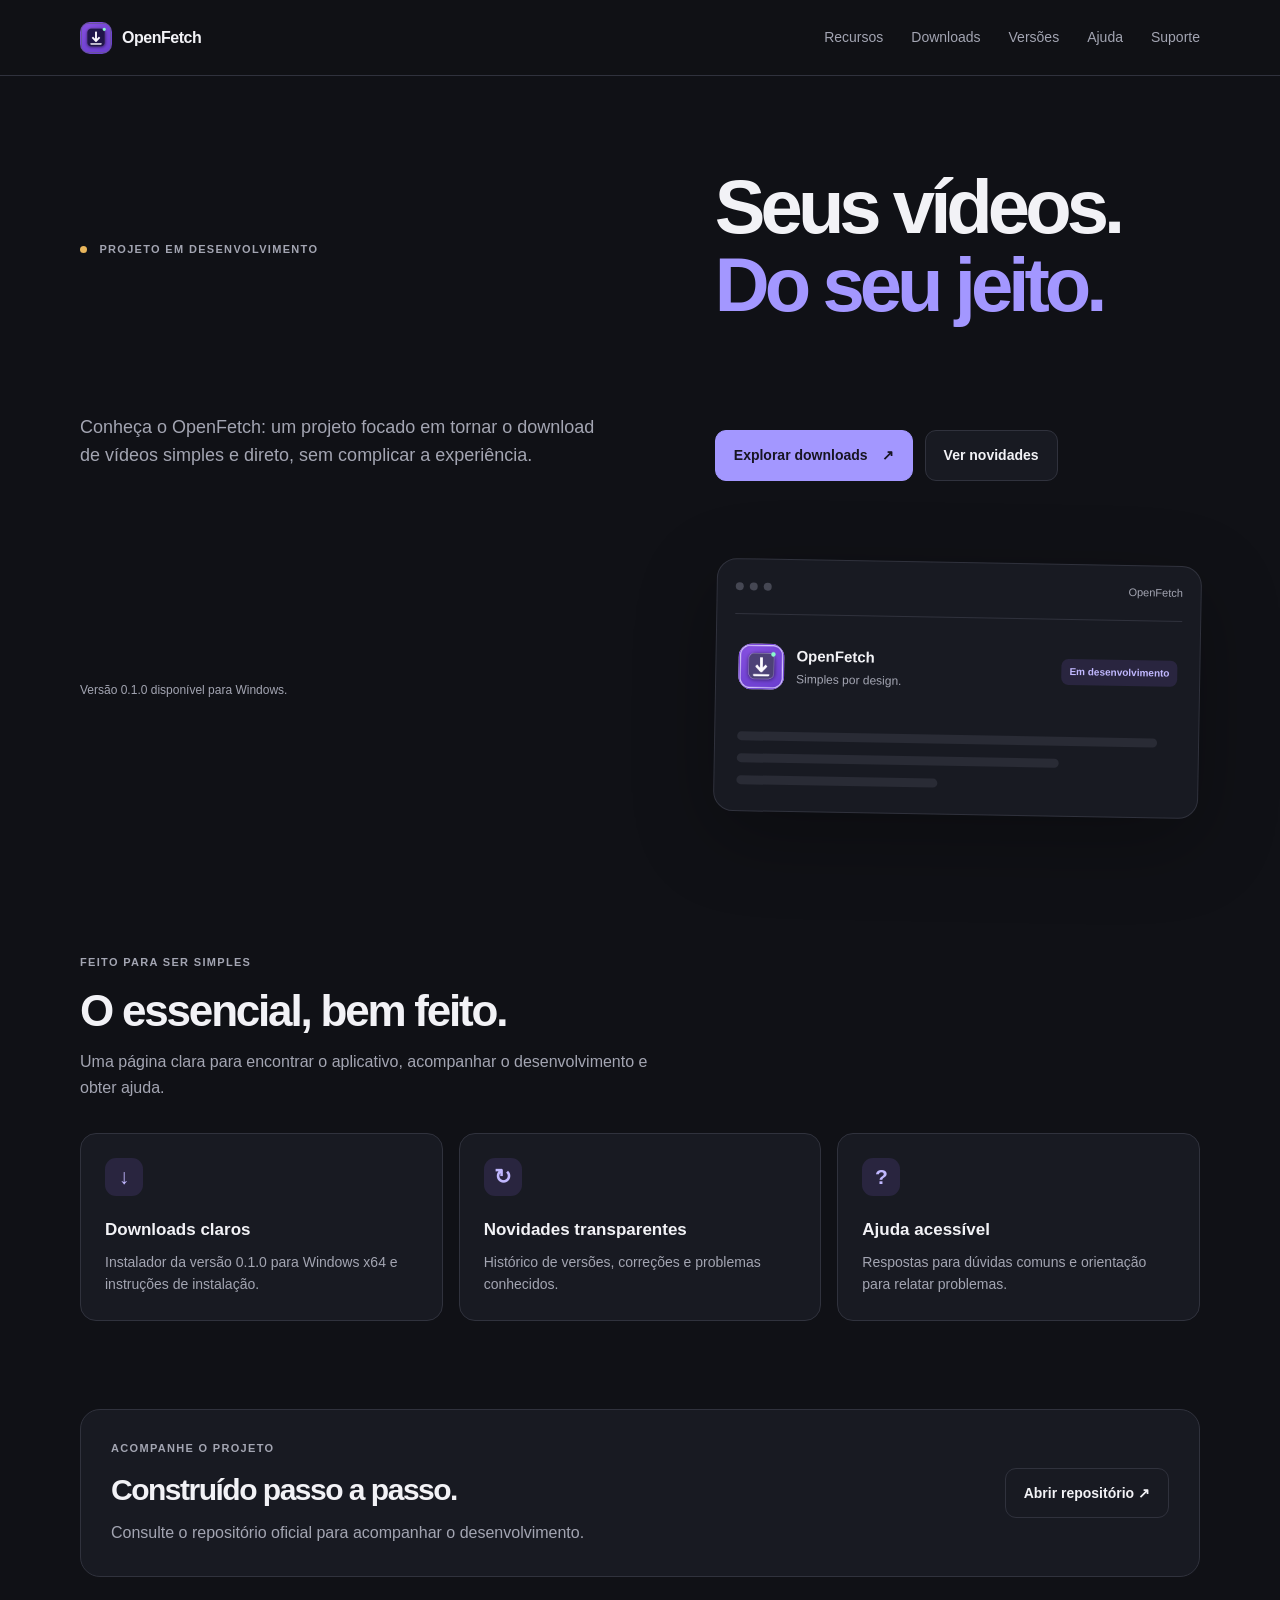
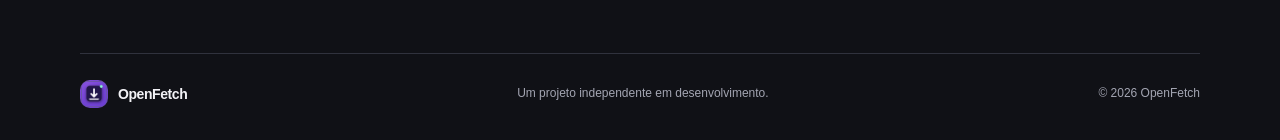
<file: index.html>
<!doctype html>
<html lang="pt-BR">
<head>
  <meta charset="utf-8">
  <meta name="viewport" content="width=device-width, initial-scale=1">
  <meta name="description" content="OpenFetch — uma forma simples de baixar vídeos.">
  <meta name="theme-color" content="#101116">
  <title>OpenFetch — Seus vídeos, do seu jeito</title>
  <link rel="stylesheet" href="assets/css/style.css?v=4"><link rel="stylesheet" href="assets/css/dark-theme.css?v=4">
  <script src="assets/js/app.js?v=2" defer></script>
</head>
<body>
  <header class="site-header">
    <a class="brand" href="./" aria-label="OpenFetch início"><img class="brand-icon" src="assets/images/openfetch-appicon.png" alt="" aria-hidden="true"><span>OpenFetch</span></a>
    <button class="menu-toggle" aria-expanded="false" aria-controls="main-nav">Menu</button>
    <nav id="main-nav" class="nav">
      <a href="#recursos">Recursos</a><a href="downloads/">Downloads</a><a href="releases/">Versões</a><a href="docs/">Ajuda</a><a href="support/">Suporte</a>
    </nav>
  </header>
  <main>
    <section class="hero wrap">
      <p class="eyebrow"><span class="status-dot"></span> Projeto em desenvolvimento</p>
      <h1>Seus vídeos.<br><span>Do seu jeito.</span></h1>
      <p class="hero-copy">Conheça o OpenFetch: um projeto focado em tornar o download de vídeos simples e direto, sem complicar a experiência.</p>
      <div class="hero-actions"><a class="button primary" href="downloads/">Explorar downloads <span aria-hidden="true">↗</span></a><a class="button secondary" href="releases/">Ver novidades</a></div>
      <p class="fine-print"><a href="downloads/">Versão 0.1.0 disponível para Windows.</a></p>
      <div class="product-card" aria-label="Visão geral do projeto">
        <div class="window-bar"><i></i><i></i><i></i><span>OpenFetch</span></div>
        <div class="product-content"><img class="product-icon" src="assets/images/openfetch-appicon.png" alt="" aria-hidden="true"><div><strong>OpenFetch</strong><p>Simples por design.</p></div><span class="pill">Em desenvolvimento</span></div>
        <div class="fake-line wide"></div><div class="fake-line"></div><div class="fake-line short"></div>
      </div>
    </section>
    <section class="section wrap" id="recursos">
      <div class="section-heading"><p class="eyebrow">Feito para ser simples</p><h2>O essencial, bem feito.</h2><p>Uma página clara para encontrar o aplicativo, acompanhar o desenvolvimento e obter ajuda.</p></div>
      <div class="feature-grid">
        <article class="feature"><span class="feature-icon">↓</span><h3>Downloads claros</h3><p>Instalador da versão 0.1.0 para Windows x64 e instruções de instalação.</p></article>
        <article class="feature"><span class="feature-icon">↻</span><h3>Novidades transparentes</h3><p>Histórico de versões, correções e problemas conhecidos.</p></article>
        <article class="feature"><span class="feature-icon">?</span><h3>Ajuda acessível</h3><p>Respostas para dúvidas comuns e orientação para relatar problemas.</p></article>
      </div>
    </section>
    <section class="cta wrap"><div><p class="eyebrow">Acompanhe o projeto</p><h2>Construído passo a passo.</h2><p>Consulte o repositório oficial para acompanhar o desenvolvimento.</p></div><a class="button secondary" href="https://github.com/jhonnyboy-sgbr/OpenFetch-0.1.0" target="_blank" rel="noopener noreferrer">Abrir repositório ↗</a></section>
  </main>
  <footer class="footer wrap"><a class="brand" href="./"><img class="brand-icon" src="assets/images/openfetch-appicon.png" alt="" aria-hidden="true"><span>OpenFetch</span></a><p>Um projeto independente em desenvolvimento.</p><span>© <span id="year"></span> OpenFetch</span></footer>
</body>
</html>
</file>
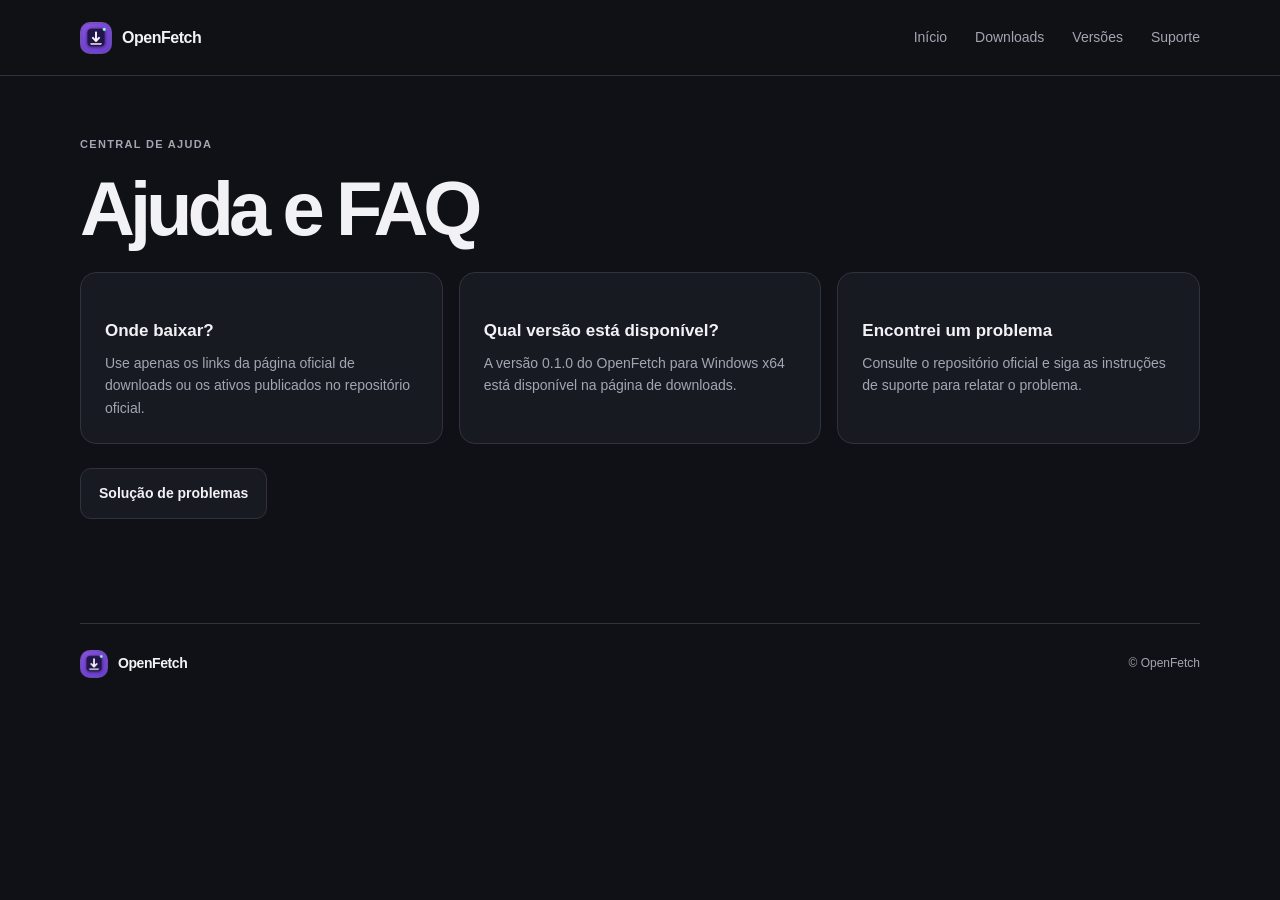
<file: docs/index.html>
<!doctype html><html lang="pt-BR"><head><meta charset="utf-8"><meta name="theme-color" content="#101116"><meta name="viewport" content="width=device-width,initial-scale=1"><title>Ajuda e FAQ — OpenFetch</title><link rel="stylesheet" href="../assets/css/style.css?v=4"><link rel="stylesheet" href="../assets/css/dark-theme.css?v=3"><script src="../assets/js/app.js?v=2" defer></script></head><body><header class="site-header"><a class="brand" href="../"><img class="brand-icon" src="../assets/images/openfetch-appicon.png" alt="" aria-hidden="true"><span>OpenFetch</span></a><button class="menu-toggle" aria-expanded="false" aria-controls="main-nav">Menu</button><nav id="main-nav" class="nav"><a href="../">Início</a><a href="../downloads/">Downloads</a><a href="../releases/">Versões</a><a href="../support/">Suporte</a></nav></header><main class="wrap section"><p class="eyebrow">Central de ajuda</p><h1>Ajuda e FAQ</h1><div class="feature-grid"><article class="feature"><h3>Onde baixar?</h3><p>Use apenas os links da página oficial de downloads ou os ativos publicados no repositório oficial.</p></article><article class="feature"><h3>Qual versão está disponível?</h3><p>A versão 0.1.0 do OpenFetch para Windows x64 está disponível na página de downloads.</p></article><article class="feature"><h3>Encontrei um problema</h3><p>Consulte o repositório oficial e siga as instruções de suporte para relatar o problema.</p></article></div><p style="margin-top:24px"><a class="button secondary" href="troubleshooting.html">Solução de problemas</a></p></main><footer class="footer wrap"><a class="brand" href="../"><img class="brand-icon" src="../assets/images/openfetch-appicon.png" alt="" aria-hidden="true"><span>OpenFetch</span></a><span>© OpenFetch</span></footer></body></html>
</file>
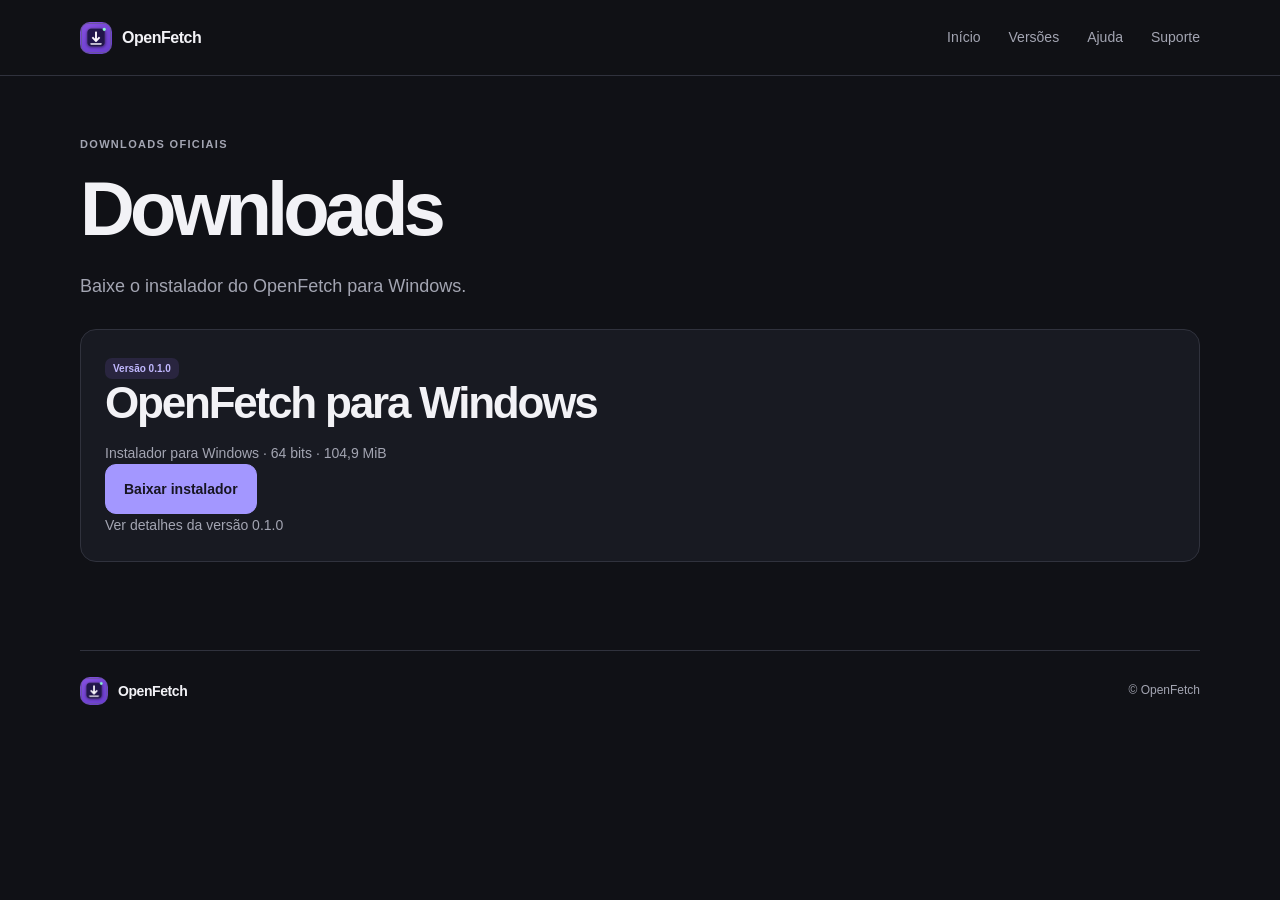
<file: downloads/index.html>
<!doctype html>
<html lang="pt-BR">
<head>
  <meta charset="utf-8">
  <meta name="theme-color" content="#101116">
  <meta name="viewport" content="width=device-width,initial-scale=1">
  <meta name="description" content="Baixe as versões oficiais do OpenFetch para Windows.">
  <title>Downloads — OpenFetch</title>
  <link rel="stylesheet" href="../assets/css/style.css?v=4">
  <link rel="stylesheet" href="../assets/css/dark-theme.css?v=3">
  <script src="../assets/js/app.js?v=2" defer></script>
</head>
<body>
  <header class="site-header">
    <a class="brand" href="../"><img class="brand-icon" src="../assets/images/openfetch-appicon.png" alt="" aria-hidden="true"><span>OpenFetch</span></a>
    <button class="menu-toggle" aria-expanded="false" aria-controls="main-nav">Menu</button>
    <nav id="main-nav" class="nav">
      <a href="../">Início</a><a href="../releases/">Versões</a><a href="../docs/">Ajuda</a><a href="../support/">Suporte</a>
    </nav>
  </header>
  <main class="wrap section">
    <p class="eyebrow">Downloads oficiais</p>
    <h1>Downloads</h1>
    <p class="hero-copy">Baixe o instalador do OpenFetch para Windows.</p>
    <article class="feature">
      <span class="pill">Versão 0.1.0</span>
      <h2>OpenFetch para Windows</h2>
      <p>Instalador para Windows · 64 bits · 104,9 MiB</p>
      <p><a class="button primary" data-download-trigger href="https://github.com/jhonnyboy-sgbr/OpenFetch-0.1.0/releases/download/v0.1.0/OpenFetch-Setup-0.1.0.exe">Baixar instalador</a></p>
      <p><a href="../releases/">Ver detalhes da versão 0.1.0</a></p>
    </article>
  </main>
  <dialog class="download-dialog" data-download-dialog aria-labelledby="download-dialog-title">
    <h2 id="download-dialog-title">Antes de baixar</h2>
    <p>Este instalador ainda não possui assinatura digital. O Windows pode mostrar um aviso de editor desconhecido.</p>
    <p class="download-hash"><strong>SHA-256:</strong> <code>F64486B27987262844505899A40C8A899BDBE6D9F46554889DDF09930EAEE049</code></p>
    <p class="download-countdown">O download começa em <span data-download-countdown role="timer" aria-live="off">10</span> segundos. Ou prossiga agora.</p>
    <div class="download-dialog-actions">
      <button class="button secondary" type="button" data-download-cancel>Cancelar</button>
      <a class="button primary" data-download-confirm href="https://github.com/jhonnyboy-sgbr/OpenFetch-0.1.0/releases/download/v0.1.0/OpenFetch-Setup-0.1.0.exe">OK, prosseguir</a>
    </div>
  </dialog>
  <footer class="footer wrap">
    <a class="brand" href="../"><img class="brand-icon" src="../assets/images/openfetch-appicon.png" alt="" aria-hidden="true"><span>OpenFetch</span></a>
    <span>© OpenFetch</span>
  </footer>
</body>
</html>
</file>
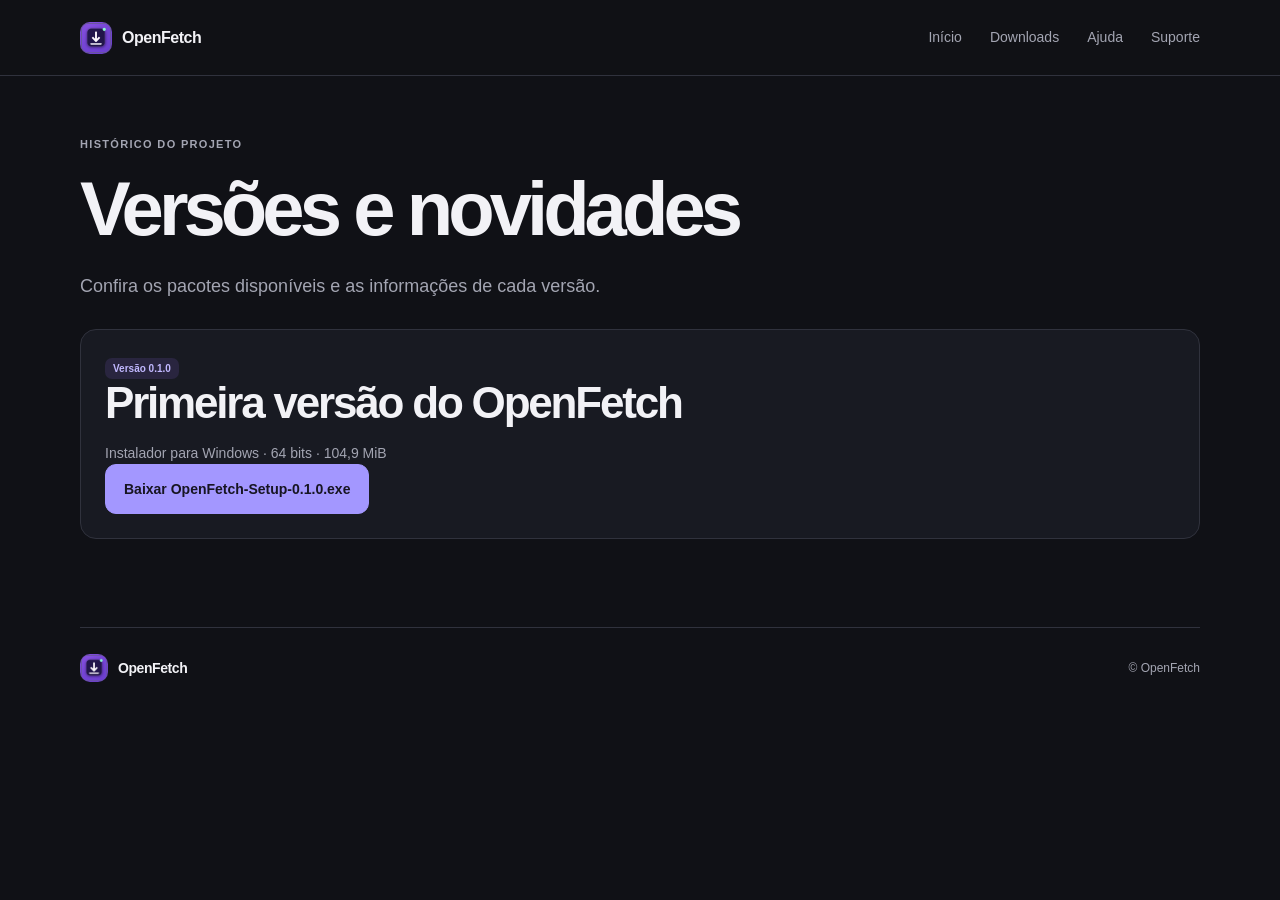
<file: releases/index.html>
<!doctype html>
<html lang="pt-BR">
<head>
  <meta charset="utf-8">
  <meta name="theme-color" content="#101116">
  <meta name="viewport" content="width=device-width,initial-scale=1">
  <meta name="description" content="Histórico de versões do OpenFetch e downloads oficiais.">
  <title>Versões — OpenFetch</title>
  <link rel="stylesheet" href="../assets/css/style.css?v=4">
  <link rel="stylesheet" href="../assets/css/dark-theme.css?v=3">
  <script src="../assets/js/app.js?v=2" defer></script>
</head>
<body>
  <header class="site-header">
    <a class="brand" href="../"><img class="brand-icon" src="../assets/images/openfetch-appicon.png" alt="" aria-hidden="true"><span>OpenFetch</span></a>
    <button class="menu-toggle" aria-expanded="false" aria-controls="main-nav">Menu</button>
    <nav id="main-nav" class="nav">
      <a href="../">Início</a><a href="../downloads/">Downloads</a><a href="../docs/">Ajuda</a><a href="../support/">Suporte</a>
    </nav>
  </header>
  <main class="wrap section">
    <p class="eyebrow">Histórico do projeto</p>
    <h1>Versões e novidades</h1>
    <p class="hero-copy">Confira os pacotes disponíveis e as informações de cada versão.</p>
    <article class="feature">
      <span class="pill">Versão 0.1.0</span>
      <h2>Primeira versão do OpenFetch</h2>
      <p>Instalador para Windows · 64 bits · 104,9 MiB</p>
      <p><a class="button primary" data-download-trigger href="https://github.com/jhonnyboy-sgbr/OpenFetch-0.1.0/releases/download/v0.1.0/OpenFetch-Setup-0.1.0.exe">Baixar OpenFetch-Setup-0.1.0.exe</a></p>
    </article>
  </main>
  <dialog class="download-dialog" data-download-dialog aria-labelledby="download-dialog-title">
    <h2 id="download-dialog-title">Antes de baixar</h2>
    <p>Este instalador ainda não possui assinatura digital. O Windows pode mostrar um aviso de editor desconhecido.</p>
    <p class="download-hash"><strong>SHA-256:</strong> <code>F64486B27987262844505899A40C8A899BDBE6D9F46554889DDF09930EAEE049</code></p>
    <p class="download-countdown">O download começa em <span data-download-countdown role="timer" aria-live="off">10</span> segundos. Ou prossiga agora.</p>
    <div class="download-dialog-actions">
      <button class="button secondary" type="button" data-download-cancel>Cancelar</button>
      <a class="button primary" data-download-confirm href="https://github.com/jhonnyboy-sgbr/OpenFetch-0.1.0/releases/download/v0.1.0/OpenFetch-Setup-0.1.0.exe">OK, prosseguir</a>
    </div>
  </dialog>
  <footer class="footer wrap">
    <a class="brand" href="../"><img class="brand-icon" src="../assets/images/openfetch-appicon.png" alt="" aria-hidden="true"><span>OpenFetch</span></a>
    <span>© OpenFetch</span>
  </footer>
</body>
</html>
</file>
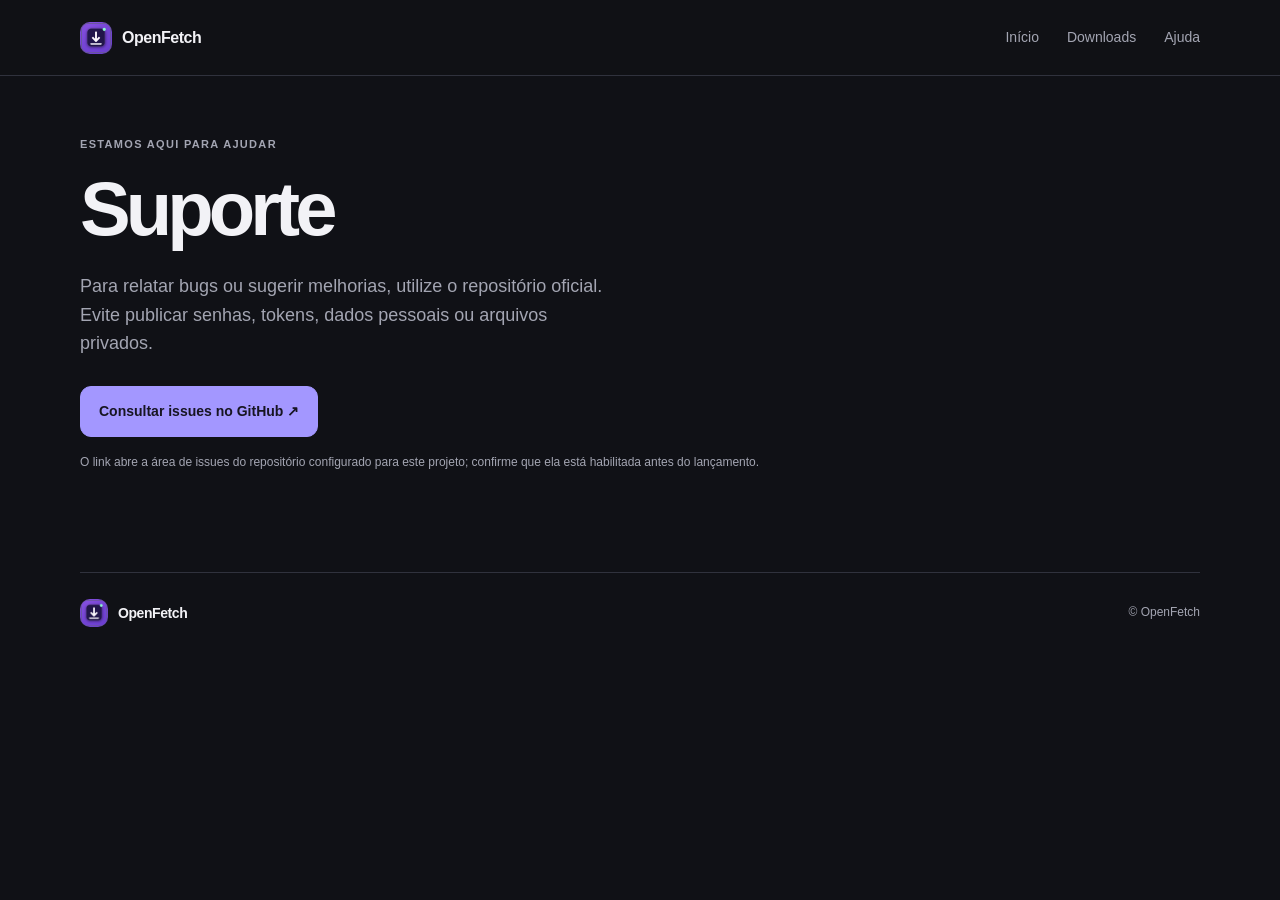
<file: support/index.html>
<!doctype html><html lang="pt-BR"><head><meta charset="utf-8"><meta name="theme-color" content="#101116"><meta name="viewport" content="width=device-width,initial-scale=1"><title>Suporte — OpenFetch</title><link rel="stylesheet" href="../assets/css/style.css?v=4"><link rel="stylesheet" href="../assets/css/dark-theme.css?v=3"><script src="../assets/js/app.js?v=2" defer></script></head><body><header class="site-header"><a class="brand" href="../"><img class="brand-icon" src="../assets/images/openfetch-appicon.png" alt="" aria-hidden="true"><span>OpenFetch</span></a><button class="menu-toggle" aria-expanded="false" aria-controls="main-nav">Menu</button><nav id="main-nav" class="nav"><a href="../">Início</a><a href="../downloads/">Downloads</a><a href="../docs/">Ajuda</a></nav></header><main class="wrap section"><p class="eyebrow">Estamos aqui para ajudar</p><h1>Suporte</h1><p class="hero-copy">Para relatar bugs ou sugerir melhorias, utilize o repositório oficial. Evite publicar senhas, tokens, dados pessoais ou arquivos privados.</p><a class="button primary" href="https://github.com/jhonnyboy-sgbr/OpenFetch-0.1.0/issues" target="_blank" rel="noopener noreferrer">Consultar issues no GitHub ↗</a><p class="fine-print">O link abre a área de issues do repositório configurado para este projeto; confirme que ela está habilitada antes do lançamento.</p></main><footer class="footer wrap"><a class="brand" href="../"><img class="brand-icon" src="../assets/images/openfetch-appicon.png" alt="" aria-hidden="true"><span>OpenFetch</span></a><span>© OpenFetch</span></footer></body></html>
</file>
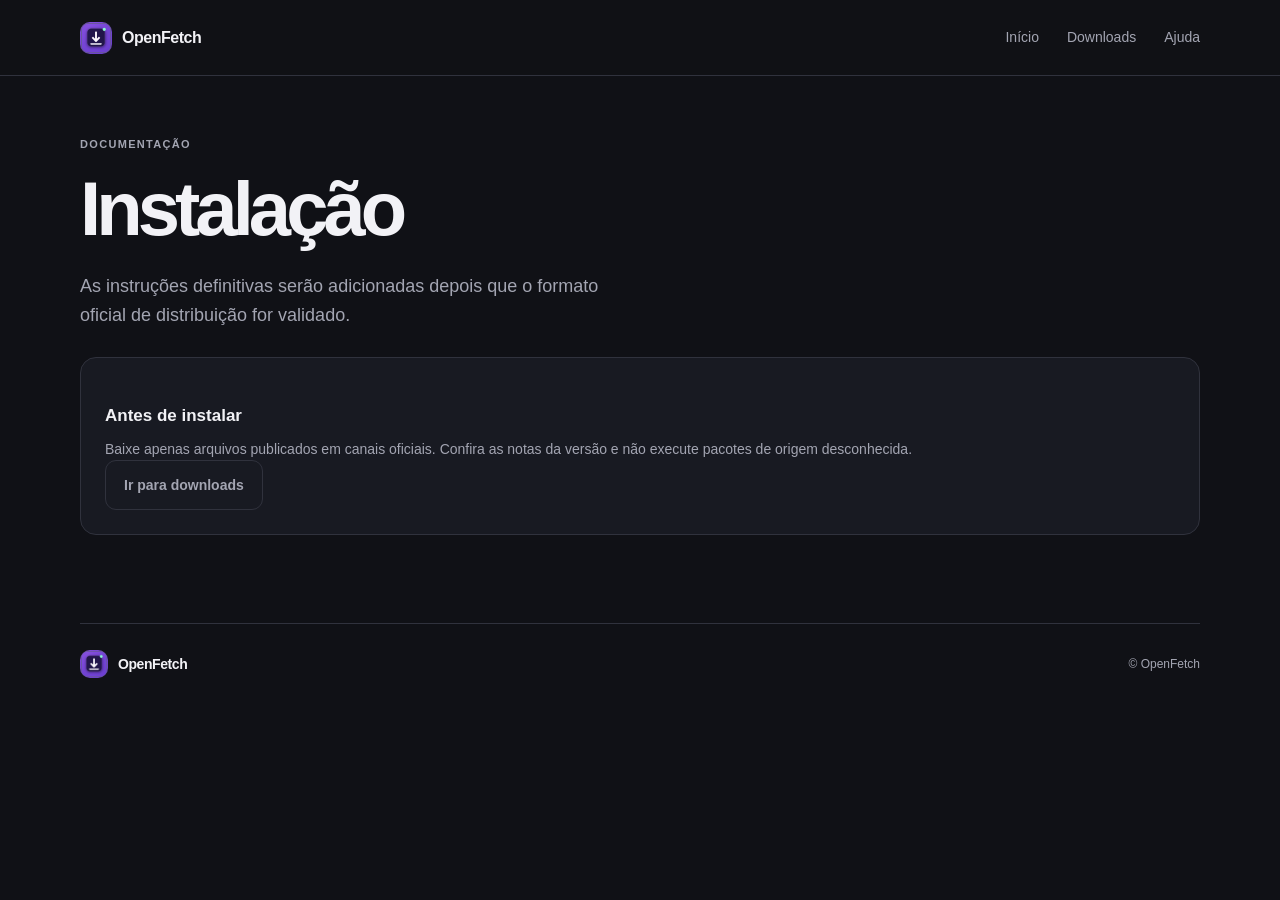
<file: docs/installation.html>
<!doctype html><html lang="pt-BR"><head><meta charset="utf-8"><meta name="theme-color" content="#101116"><meta name="viewport" content="width=device-width,initial-scale=1"><title>Instalação — OpenFetch</title><link rel="stylesheet" href="../assets/css/style.css?v=4"><link rel="stylesheet" href="../assets/css/dark-theme.css?v=3"><script src="../assets/js/app.js?v=2" defer></script></head><body><header class="site-header"><a class="brand" href="../"><img class="brand-icon" src="../assets/images/openfetch-appicon.png" alt="" aria-hidden="true"><span>OpenFetch</span></a><button class="menu-toggle" aria-expanded="false" aria-controls="main-nav">Menu</button><nav id="main-nav" class="nav"><a href="../">Início</a><a href="../downloads/">Downloads</a><a href="./">Ajuda</a></nav></header><main class="wrap section"><p class="eyebrow">Documentação</p><h1>Instalação</h1><p class="hero-copy">As instruções definitivas serão adicionadas depois que o formato oficial de distribuição for validado.</p><div class="feature"><h3>Antes de instalar</h3><p>Baixe apenas arquivos publicados em canais oficiais. Confira as notas da versão e não execute pacotes de origem desconhecida.</p><p><a class="button secondary" href="../downloads/">Ir para downloads</a></p></div></main><footer class="footer wrap"><a class="brand" href="../"><img class="brand-icon" src="../assets/images/openfetch-appicon.png" alt="" aria-hidden="true"><span>OpenFetch</span></a><span>© OpenFetch</span></footer></body></html>
</file>
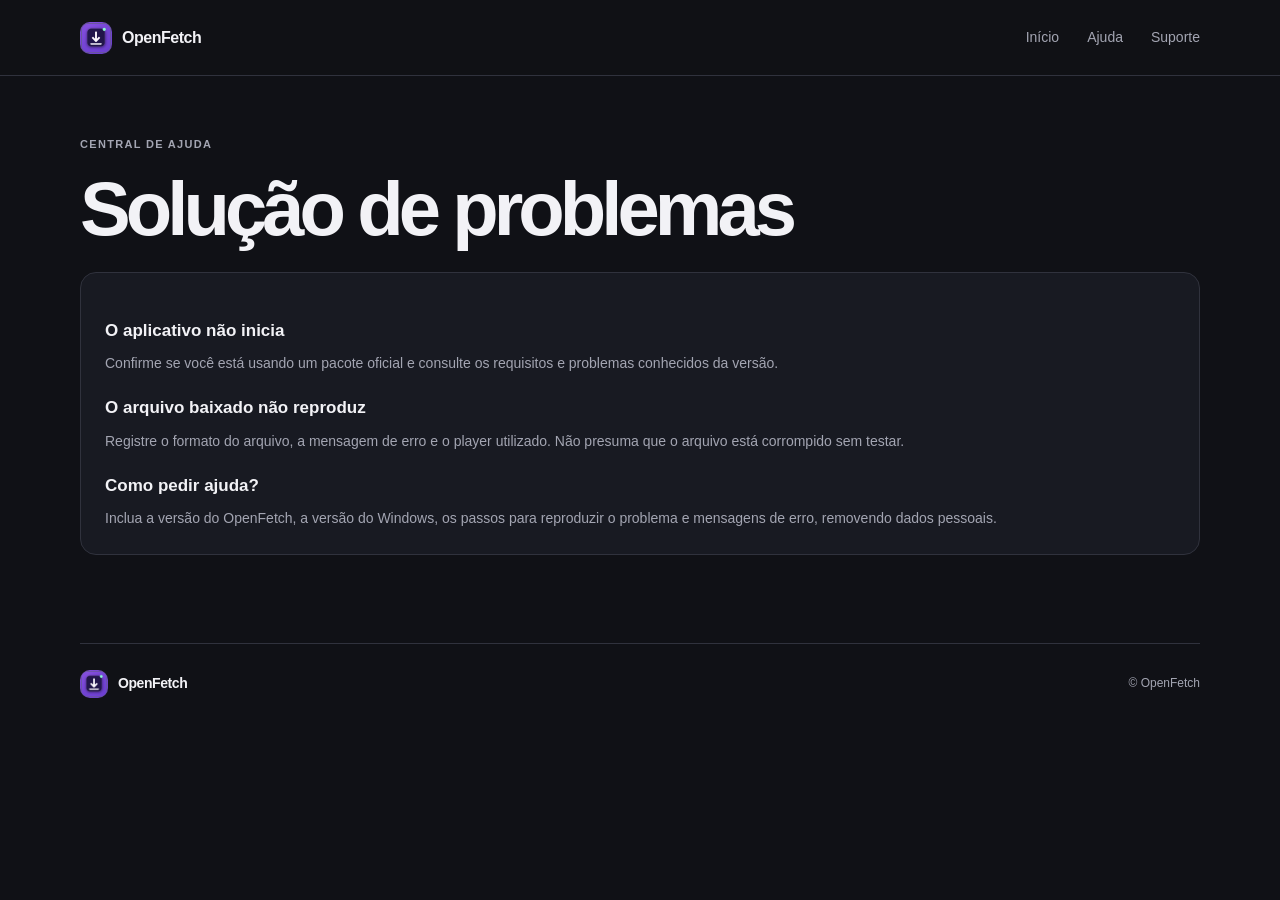
<file: docs/troubleshooting.html>
<!doctype html><html lang="pt-BR"><head><meta charset="utf-8"><meta name="theme-color" content="#101116"><meta name="viewport" content="width=device-width,initial-scale=1"><title>Solução de problemas — OpenFetch</title><link rel="stylesheet" href="../assets/css/style.css?v=4"><link rel="stylesheet" href="../assets/css/dark-theme.css?v=3"><script src="../assets/js/app.js?v=2" defer></script></head><body><header class="site-header"><a class="brand" href="../"><img class="brand-icon" src="../assets/images/openfetch-appicon.png" alt="" aria-hidden="true"><span>OpenFetch</span></a><button class="menu-toggle" aria-expanded="false" aria-controls="main-nav">Menu</button><nav id="main-nav" class="nav"><a href="../">Início</a><a href="./">Ajuda</a><a href="../support/">Suporte</a></nav></header><main class="wrap section"><p class="eyebrow">Central de ajuda</p><h1>Solução de problemas</h1><div class="feature"><h3>O aplicativo não inicia</h3><p>Confirme se você está usando um pacote oficial e consulte os requisitos e problemas conhecidos da versão.</p><h3>O arquivo baixado não reproduz</h3><p>Registre o formato do arquivo, a mensagem de erro e o player utilizado. Não presuma que o arquivo está corrompido sem testar.</p><h3>Como pedir ajuda?</h3><p>Inclua a versão do OpenFetch, a versão do Windows, os passos para reproduzir o problema e mensagens de erro, removendo dados pessoais.</p></div></main><footer class="footer wrap"><a class="brand" href="../"><img class="brand-icon" src="../assets/images/openfetch-appicon.png" alt="" aria-hidden="true"><span>OpenFetch</span></a><span>© OpenFetch</span></footer></body></html>
</file>
<file: assets/css/style.css>
:root{color-scheme:light;--bg:#f7f7f8;--surface:#fff;--ink:#17181c;--muted:#686b75;--line:#e6e7eb;--accent:#6755d9;--accent-dark:#4f40b4;--max:1120px;font-family:Inter,-apple-system,BlinkMacSystemFont,"Segoe UI",sans-serif}*{box-sizing:border-box}html{scroll-behavior:smooth}body{margin:0;background:var(--bg);color:var(--ink);line-height:1.6}a{color:inherit;text-decoration:none}.wrap{width:min(var(--max),calc(100% - 40px));margin-inline:auto}.site-header{position:sticky;top:0;z-index:10;height:76px;display:flex;align-items:center;justify-content:space-between;padding:0 max(20px,calc((100vw - var(--max))/2));border-bottom:1px solid var(--line);background:rgba(247,247,248,.9)}.brand{display:inline-flex;align-items:center;gap:10px;font-weight:750;letter-spacing:-.03em}.brand-mark{display:grid;place-items:center;width:32px;height:32px;border-radius:10px;background:var(--ink);color:white;font-weight:800}.brand-icon{display:block;width:32px;height:32px;border-radius:10px;object-fit:cover}.nav{display:flex;gap:28px;color:#51535c;font-size:14px}.nav a:hover{color:var(--accent)}.menu-toggle{display:none}.hero{padding:92px 0 78px;display:grid;grid-template-columns:1fr .85fr;align-items:center;gap:64px}.eyebrow{text-transform:uppercase;letter-spacing:.12em;font-size:11px;font-weight:800;color:var(--muted);margin:0 0 16px}.status-dot{display:inline-block;width:7px;height:7px;border-radius:50%;background:#d99a37;margin-right:8px}h1{font-size:clamp(46px,6vw,76px);line-height:1.03;letter-spacing:-.065em;margin:0 0 24px;font-weight:780}h1 span{color:var(--accent)}.hero-copy{max-width:530px;font-size:18px;color:var(--muted);margin:0 0 28px}.hero-actions{display:flex;flex-wrap:wrap;gap:12px}.button{display:inline-flex;align-items:center;justify-content:center;gap:14px;border-radius:11px;padding:13px 18px;font-size:14px;font-weight:700;border:1px solid var(--line);transition:transform .15s,background .15s}.button:hover{transform:translateY(-1px)}.primary{background:var(--accent);color:white;border-color:var(--accent)}.primary:hover{background:var(--accent-dark)}.secondary{background:var(--surface)}.fine-print{font-size:12px;color:var(--muted);margin-top:16px}.product-card{background:var(--surface);border:1px solid var(--line);border-radius:20px;padding:18px;box-shadow:0 24px 80px rgba(20,20,40,.07);transform:rotate(1deg)}.window-bar{display:flex;align-items:center;gap:6px;padding-bottom:18px;border-bottom:1px solid var(--line)}.window-bar i{width:8px;height:8px;background:#d9dae0;border-radius:50%}.window-bar span{margin-left:auto;color:#999ba4;font-size:11px}.product-content{display:flex;align-items:center;gap:12px;padding:28px 4px}.product-icon{width:46px;height:46px;border-radius:14px;background:var(--ink);color:white;display:grid;place-items:center;font-size:24px;font-weight:800}.product-content strong{font-size:15px}.product-content p{font-size:12px;color:var(--muted);margin:2px 0}.pill{margin-left:auto;background:#f0eefc;color:var(--accent);padding:5px 8px;border-radius:7px;font-size:10px;font-weight:700}.fake-line{height:9px;background:#f0f0f3;border-radius:8px;width:72%;margin:13px 4px}.fake-line.wide{width:94%}.fake-line.short{width:45%;margin-bottom:8px}.section{padding:60px 0 88px}.section-heading{max-width:590px;margin-bottom:32px}.section h2,.cta h2{font-size:clamp(30px,4vw,44px);line-height:1.1;letter-spacing:-.05em;margin:0 0 14px}.section-heading>p:last-child,.cta p:not(.eyebrow){color:var(--muted);margin:0}.feature-grid{display:grid;grid-template-columns:repeat(3,1fr);gap:16px}.feature{background:var(--surface);border:1px solid var(--line);border-radius:16px;padding:24px}.feature-icon{display:grid;place-items:center;width:38px;height:38px;border-radius:11px;background:#f0eefc;color:var(--accent);font-size:21px;font-weight:700}.feature h3{font-size:17px;margin:20px 0 8px}.feature p{font-size:14px;color:var(--muted);margin:0}.cta{border:1px solid var(--line);border-radius:20px;padding:30px;display:flex;align-items:center;justify-content:space-between;gap:24px;background:#fff;margin-bottom:76px}.cta h2{font-size:30px}.footer{border-top:1px solid var(--line);padding:26px 0 32px;display:flex;align-items:center;justify-content:space-between;gap:18px;color:var(--muted);font-size:12px}.footer .brand{color:var(--ink);font-size:14px}.footer .brand-mark{width:28px;height:28px}.footer .brand-icon{width:28px;height:28px}.footer p{margin:0}@media(max-width:760px){.site-header{height:66px}.menu-toggle{display:block;border:1px solid var(--line);background:white;border-radius:8px;padding:8px 11px}.nav{display:none;position:absolute;z-index:5;top:65px;left:0;right:0;background:white;border-bottom:1px solid var(--line);padding:18px 22px;flex-direction:column;gap:16px}.nav.open{display:flex}.hero{padding:62px 0 50px;grid-template-columns:1fr;gap:38px}.product-card{max-width:540px;width:100%;transform:none}.section{padding:48px 0 60px}.feature-grid{grid-template-columns:1fr}.cta{align-items:flex-start;flex-direction:column;margin-bottom:50px}.footer{align-items:flex-start;flex-direction:column;gap:10px}}@media(prefers-reduced-motion:reduce){html{scroll-behavior:auto}*,*:before,*:after{transition:none!important}}
</file>
<file: assets/css/dark-theme.css>
:root {
  color-scheme: dark;
  --bg: #101116;
  --surface: #181a22;
  --ink: #f2f2f6;
  --muted: #a3a5b2;
  --line: #30323d;
  --accent: #a397ff;
  --accent-dark: #b5adff;
}

.site-header {
  background: rgba(16, 17, 22, .94);
}

.nav {
  color: var(--muted);
}

.brand-mark {
  background: var(--accent);
  color: #171522;
}

.product-icon {
  display: block;
  object-fit: cover;
}

.status-dot {
  background: #e9b65c;
}

.primary {
  color: #171522;
}

.primary:hover {
  background: var(--accent-dark);
}

.secondary,
.feature,
.cta {
  background: var(--surface);
}

.product-card {
  box-shadow: 0 24px 80px rgba(0, 0, 0, .28);
}

.window-bar i {
  background: #454753;
}

.window-bar span {
  color: var(--muted);
}

.pill,
.feature-icon {
  background: #29253f;
  color: #c1b8ff;
}

.fake-line {
  background: #292b35;
}

:focus-visible {
  outline: 2px solid var(--accent);
  outline-offset: 3px;
}

.download-dialog {
  width: min(440px, calc(100% - 32px));
  padding: 24px;
  border: 1px solid var(--line);
  border-radius: 16px;
  background: var(--surface);
  color: var(--ink);
  box-shadow: 0 24px 80px rgba(0, 0, 0, .35);
}

.download-dialog::backdrop {
  background: rgba(0, 0, 0, .55);
}

.download-dialog h2 {
  margin: 0 0 12px;
  font-size: 21px;
}

.download-dialog > p {
  color: var(--muted);
}

.download-dialog .download-hash {
  padding: 12px;
  border-radius: 10px;
  background: #22242d;
  font-size: 13px;
}

.download-dialog .download-hash code {
  display: block;
  margin-top: 6px;
  font-size: 12px;
}

.download-countdown {
  font-size: 14px;
}

.download-dialog-actions {
  display: flex;
  justify-content: flex-end;
  flex-wrap: wrap;
  gap: 10px;
  margin-top: 20px;
}

.download-hash {
  overflow-wrap: anywhere;
}

.download-hash code {
  color: var(--ink);
}

@media (max-width: 760px) {
  .menu-toggle,
  .nav {
    background: var(--surface);
    color: var(--ink);
  }
}
</file>
